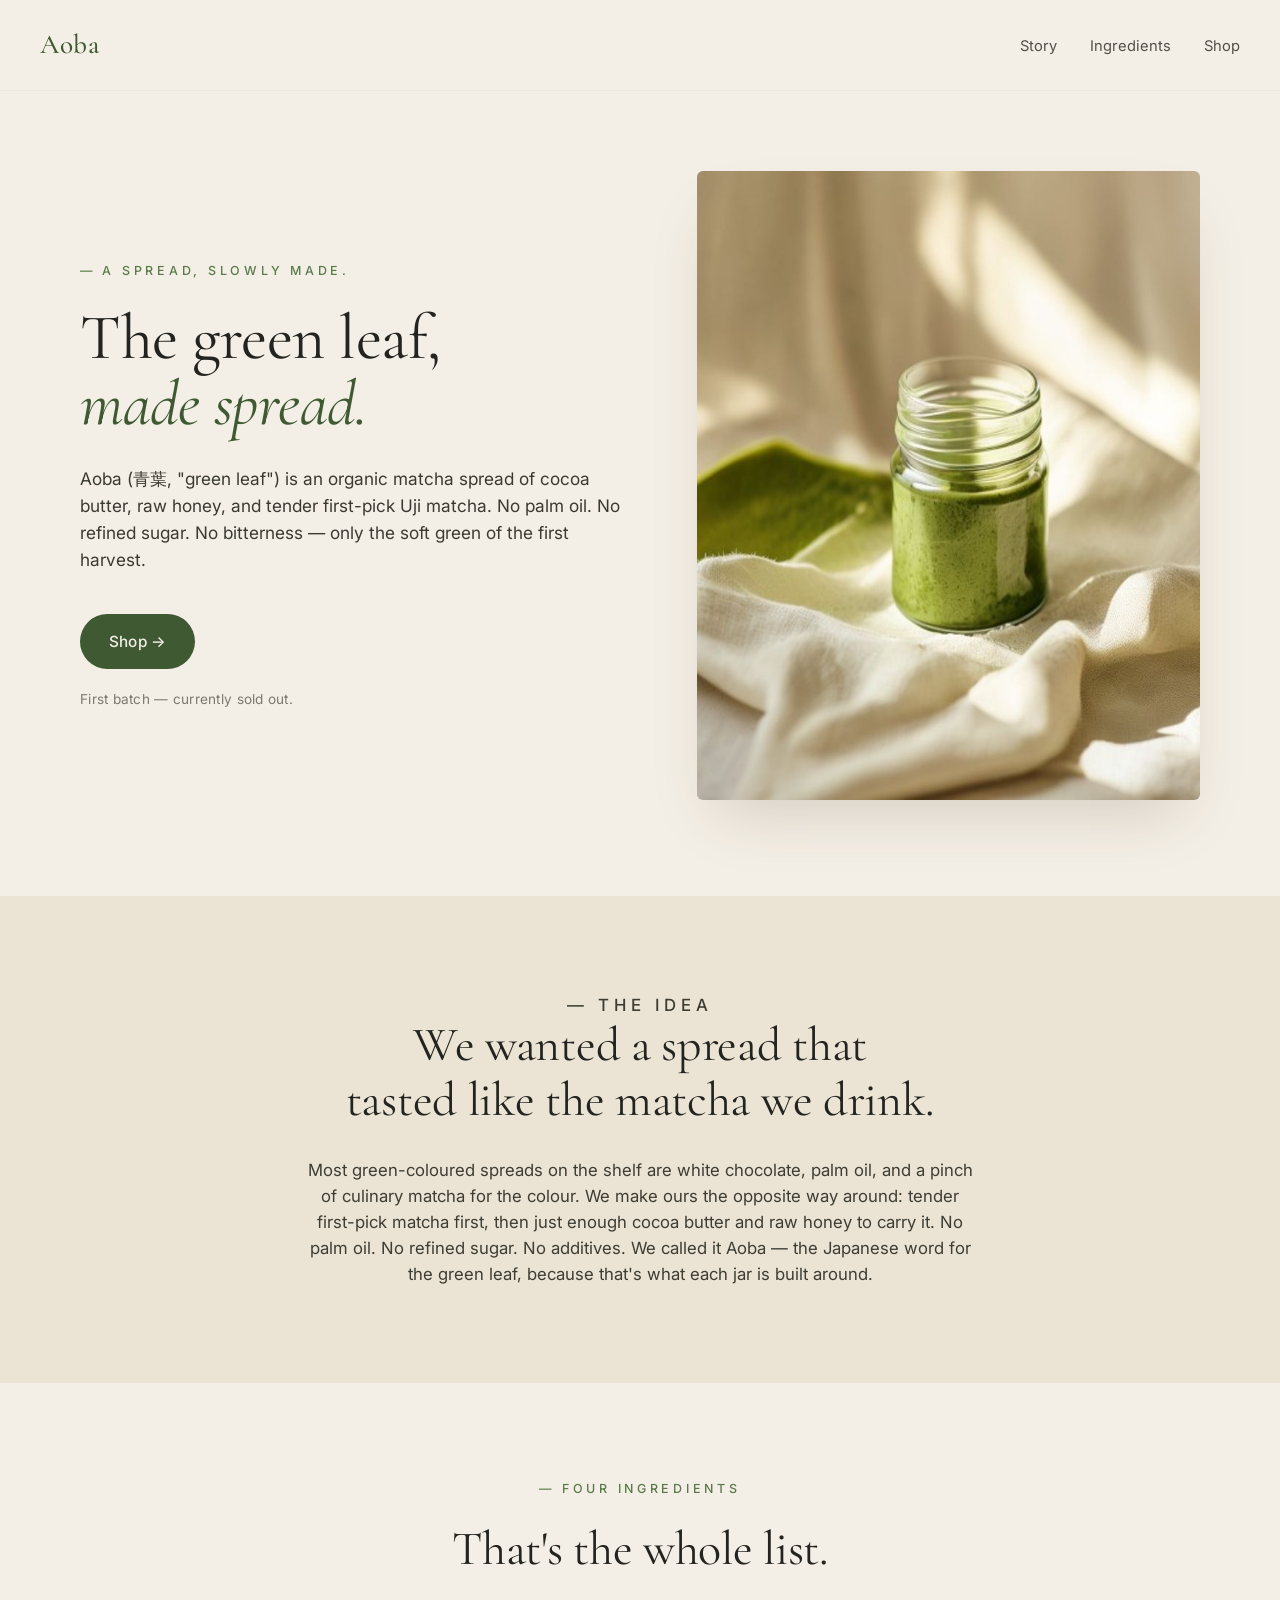
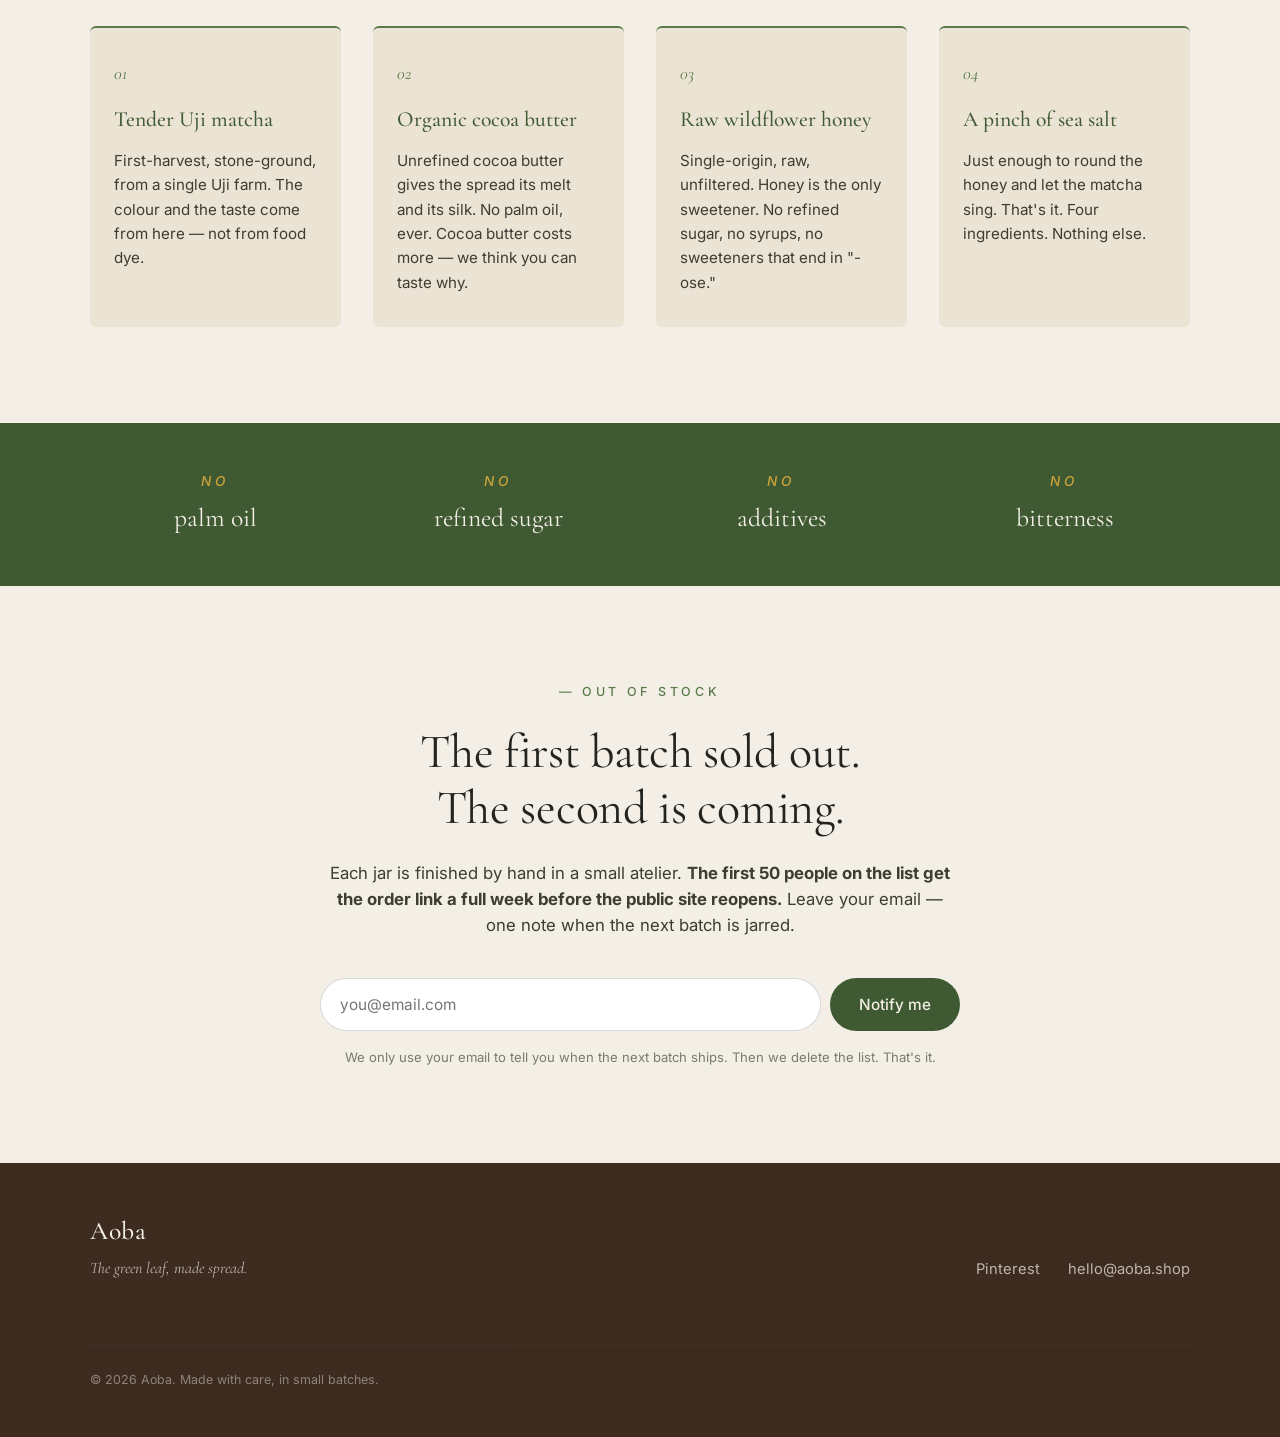
<file: index.html>
<!doctype html>
<html lang="en">
<head>
<meta charset="utf-8">
<meta name="viewport" content="width=device-width,initial-scale=1">
<title>Aoba — the green leaf, made spread</title>
<meta name="description" content="Aoba is an organic matcha spread made with cocoa butter, raw honey, and tender first-pick Uji matcha. No palm oil. No refined sugar. No bitterness.">
<meta property="og:title" content="Aoba — the green leaf, made spread">
<meta property="og:description" content="An organic matcha spread that tastes like white chocolate. Cocoa butter, raw honey, tender Uji matcha. No palm oil, no refined sugar, no bitterness.">
<meta property="og:type" content="website">
<meta property="og:image" content="img/hero-jar.jpg">
<meta name="twitter:card" content="summary_large_image">
<link rel="preconnect" href="https://fonts.googleapis.com">
<link rel="preconnect" href="https://fonts.gstatic.com" crossorigin>
<link rel="stylesheet" href="https://fonts.googleapis.com/css2?family=Cormorant+Garamond:wght@300;400;500&family=Inter:wght@300;400;500;600&display=swap">
<link rel="stylesheet" href="style.css">
<link rel="icon" type="image/svg+xml" href="favicon.svg">
<link rel="canonical" href="https://www.cochoy.fr/aoba/">
<script type="application/ld+json">
{
  "@context": "https://schema.org/",
  "@type": "Organization",
  "name": "Aoba",
  "alternateName": "Aoba — the green leaf, made spread",
  "url": "https://www.cochoy.fr/aoba/",
  "logo": "https://www.cochoy.fr/aoba/img/profile.jpg",
  "sameAs": ["https://www.pinterest.com/jeremycochoyaoba/aoba-matcha-spread/"],
  "description": "Aoba is an organic matcha spread of cocoa butter, raw wildflower honey, tender first-pick Uji matcha, and a pinch of sea salt. No palm oil, no refined sugar, no additives."
}
</script>
</head>
<body>

<header class="nav">
  <a class="brand" href="/">Aoba</a>
  <nav>
    <a href="#story">Story</a>
    <a href="#ingredients">Ingredients</a>
    <a href="shop.html">Shop</a>
  </nav>
</header>

<section class="hero">
  <div class="hero-text">
    <p class="eyebrow">— A spread, slowly made.</p>
    <h1>The green leaf,<br><em>made spread.</em></h1>
    <p class="lede">Aoba (青葉, "green leaf") is an organic matcha spread of cocoa butter, raw honey, and tender first-pick Uji matcha. No palm oil. No refined sugar. No bitterness — only the soft green of the first harvest.</p>
    <a class="cta" href="shop.html">Shop →</a>
    <p class="stockline">First batch — currently sold out.</p>
  </div>
  <div class="hero-image">
    <img src="img/hero-jar.jpg" alt="An open jar of Aoba matcha spread, soft green, on a cream cloth.">
  </div>
</section>

<section id="story" class="story">
  <div class="story-inner">
    <p class="eyebrow centered">— The idea</p>
    <h2>We wanted a spread that<br>tasted like the matcha we drink.</h2>
    <p>Most green-coloured spreads on the shelf are white chocolate, palm oil, and a pinch of culinary matcha for the colour. We make ours the opposite way around: tender first-pick matcha first, then just enough cocoa butter and raw honey to carry it. No palm oil. No refined sugar. No additives. We called it Aoba — the Japanese word for the green leaf, because that's what each jar is built around.</p>
  </div>
</section>

<section id="ingredients" class="ingredients">
  <div class="ingredients-inner">
    <p class="eyebrow centered">— Four ingredients</p>
    <h2>That's the whole list.</h2>
    <div class="ing-grid">
      <div class="ing">
        <div class="ing-num">01</div>
        <h3>Tender Uji matcha</h3>
        <p>First-harvest, stone-ground, from a single Uji farm. The colour and the taste come from here — not from food dye.</p>
      </div>
      <div class="ing">
        <div class="ing-num">02</div>
        <h3>Organic cocoa butter</h3>
        <p>Unrefined cocoa butter gives the spread its melt and its silk. No palm oil, ever. Cocoa butter costs more — we think you can taste why.</p>
      </div>
      <div class="ing">
        <div class="ing-num">03</div>
        <h3>Raw wildflower honey</h3>
        <p>Single-origin, raw, unfiltered. Honey is the only sweetener. No refined sugar, no syrups, no sweeteners that end in "-ose."</p>
      </div>
      <div class="ing">
        <div class="ing-num">04</div>
        <h3>A pinch of sea salt</h3>
        <p>Just enough to round the honey and let the matcha sing. That's it. Four ingredients. Nothing else.</p>
      </div>
    </div>
  </div>
</section>

<section class="callouts">
  <div class="callouts-inner">
    <div class="callout"><span>No</span> palm oil</div>
    <div class="callout"><span>No</span> refined sugar</div>
    <div class="callout"><span>No</span> additives</div>
    <div class="callout"><span>No</span> bitterness</div>
  </div>
</section>

<section id="notify" class="notify">
  <div class="notify-inner">
    <p class="eyebrow centered">— Out of stock</p>
    <h2>The first batch sold out.<br>The second is coming.</h2>
    <p class="notify-lede">Each jar is finished by hand in a small atelier. <strong>The first 50 people on the list get the order link a full week before the public site reopens.</strong> Leave your email — one note when the next batch is jarred.</p>

    <form id="notify-form" action="https://formsubmit.co/07ecd00f53dd1c98a5a12493fbe01c0a" method="POST" class="notify-form">
      <input type="hidden" name="_subject" value="Aoba — new stock notification signup">
      <input type="hidden" name="_template" value="table">
      <input type="hidden" name="_captcha" value="false">
      <input type="hidden" name="_next" value="https://www.cochoy.fr/aoba/thanks.html">
      <input type="hidden" name="source" value="landing">
      <label for="email" class="sr-only">Email address</label>
      <input id="email" name="email" type="email" required placeholder="you@email.com" autocomplete="email">
      <button type="submit">Notify me</button>
    </form>
    <p class="finepriv">We only use your email to tell you when the next batch ships. Then we delete the list. That's it.</p>
  </div>
</section>

<footer>
  <div class="footer-inner">
    <div>
      <p class="brand">Aoba</p>
      <p class="tag">The green leaf, made spread.</p>
    </div>
    <div class="links">
      <a href="https://www.pinterest.com/jeremycochoyaoba/aoba-matcha-spread/" rel="noopener" target="_blank">Pinterest</a>
      <a href="mailto:hello@aoba.shop">hello@aoba.shop</a>
    </div>
    <p class="copy">© 2026 Aoba. Made with care, in small batches.</p>
  </div>
</footer>

<script>
  document.getElementById('notify-form').addEventListener('submit', function(e){
    var btn = this.querySelector('button');
    btn.textContent = 'Sending…';
    btn.disabled = true;
  });
</script>
</body>
</html>
</file>
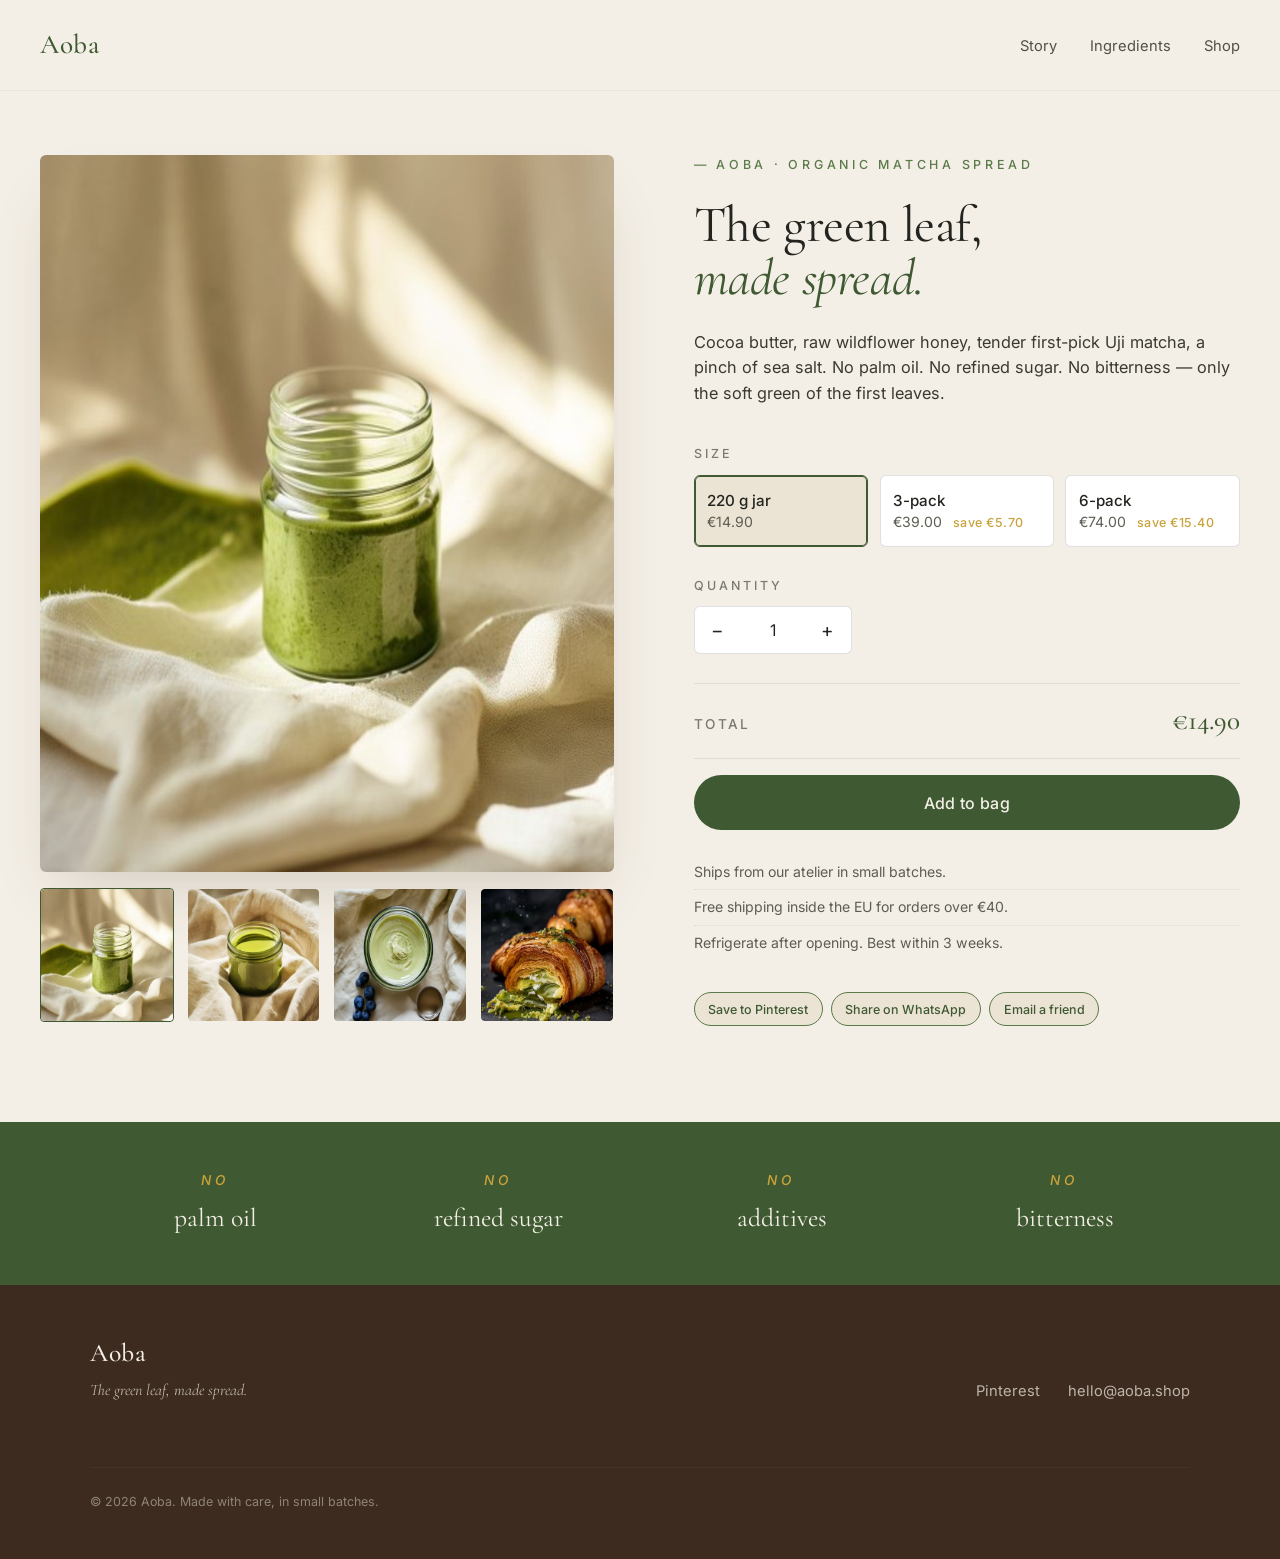
<file: shop.html>
<!doctype html>
<html lang="en">
<head>
<meta charset="utf-8">
<meta name="viewport" content="width=device-width,initial-scale=1">
<title>Shop — Aoba</title>
<meta name="description" content="Aoba — organic matcha spread. Cocoa butter, raw honey, tender first-pick Uji matcha. 220g jars in single, 3-pack, and 6-pack.">
<meta property="og:title" content="Shop Aoba — organic matcha spread">
<meta property="og:image" content="img/hero-jar.jpg">
<link rel="preconnect" href="https://fonts.googleapis.com">
<link rel="preconnect" href="https://fonts.gstatic.com" crossorigin>
<link rel="stylesheet" href="https://fonts.googleapis.com/css2?family=Cormorant+Garamond:wght@300;400;500&family=Inter:wght@300;400;500;600&display=swap">
<link rel="stylesheet" href="style.css">
<link rel="icon" type="image/svg+xml" href="favicon.svg">
<script type="application/ld+json">
{
  "@context": "https://schema.org/",
  "@type": "Product",
  "name": "Aoba — organic matcha spread",
  "image": ["https://www.cochoy.fr/aoba/img/hero-jar.jpg"],
  "description": "Aoba is an organic matcha spread of cocoa butter, raw wildflower honey, tender first-pick Uji matcha, and a pinch of sea salt. No palm oil, no refined sugar, no additives.",
  "brand": {"@type":"Brand","name":"Aoba"},
  "sku": "aoba-220g-jar",
  "offers": [
    {"@type":"Offer","sku":"aoba-220g-single","price":"14.90","priceCurrency":"EUR","availability":"https://schema.org/OutOfStock"},
    {"@type":"Offer","sku":"aoba-220g-3pack","price":"39.00","priceCurrency":"EUR","availability":"https://schema.org/OutOfStock"},
    {"@type":"Offer","sku":"aoba-220g-6pack","price":"74.00","priceCurrency":"EUR","availability":"https://schema.org/OutOfStock"}
  ]
}
</script>
</head>
<body>

<header class="nav">
  <a class="brand" href="/aoba/">Aoba</a>
  <nav>
    <a href="/aoba/#story">Story</a>
    <a href="/aoba/#ingredients">Ingredients</a>
    <a href="/aoba/shop.html" aria-current="page">Shop</a>
  </nav>
</header>

<main class="shop">
  <section class="shop-gallery">
    <img class="shop-main" id="shop-main" src="img/hero-jar.jpg" alt="A jar of Aoba matcha spread.">
    <div class="shop-thumbs">
      <button data-img="img/hero-jar.jpg" class="active" aria-label="View hero shot"><img src="img/hero-jar.jpg" alt=""></button>
      <button data-img="img/grid-1.jpg" aria-label="View jar detail"><img src="img/grid-1.jpg" alt=""></button>
      <button data-img="img/grid-3.jpg" aria-label="View spoon detail"><img src="img/grid-3.jpg" alt=""></button>
      <button data-img="img/t-e-croissant.jpg" aria-label="View on croissant"><img src="img/t-e-croissant.jpg" alt=""></button>
    </div>
  </section>

  <section class="shop-detail">
    <p class="eyebrow">— Aoba · organic matcha spread</p>
    <h1>The green leaf,<br><em>made spread.</em></h1>
    <p class="shop-blurb">Cocoa butter, raw wildflower honey, tender first-pick Uji matcha, a pinch of sea salt. No palm oil. No refined sugar. No bitterness — only the soft green of the first leaves.</p>

    <div class="shop-row">
      <label class="shop-label">Size</label>
      <div class="size-options" id="size-options">
        <button type="button" class="size-btn active" data-sku="single" data-price="14.90">
          <span class="size-name">220 g jar</span>
          <span class="size-price">€14.90</span>
        </button>
        <button type="button" class="size-btn" data-sku="threepack" data-price="39.00">
          <span class="size-name">3-pack</span>
          <span class="size-price">€39.00 <em>save €5.70</em></span>
        </button>
        <button type="button" class="size-btn" data-sku="sixpack" data-price="74.00">
          <span class="size-name">6-pack</span>
          <span class="size-price">€74.00 <em>save €15.40</em></span>
        </button>
      </div>
    </div>

    <div class="shop-row">
      <label class="shop-label" for="qty">Quantity</label>
      <div class="qty-controls">
        <button type="button" class="qty-btn" id="qty-minus" aria-label="Decrease quantity">−</button>
        <input type="number" id="qty" value="1" min="1" max="10" inputmode="numeric">
        <button type="button" class="qty-btn" id="qty-plus" aria-label="Increase quantity">+</button>
      </div>
    </div>

    <div class="shop-row total-row">
      <span class="total-label">Total</span>
      <span class="total-price" id="total">€14.90</span>
    </div>

    <button type="button" class="shop-cta" id="add-to-bag">Add to bag</button>

    <ul class="shop-meta">
      <li>Ships from our atelier in small batches.</li>
      <li>Free shipping inside the EU for orders over €40.</li>
      <li>Refrigerate after opening. Best within 3 weeks.</li>
    </ul>

    <div class="shop-share">
      <a class="share-btn" href="https://www.pinterest.com/pin/create/button/?url=https%3A%2F%2Fwww.cochoy.fr%2Faoba%2Fshop.html&media=https%3A%2F%2Fwww.cochoy.fr%2Faoba%2Fimg%2Fhero-jar.jpg&description=Aoba%20%E2%80%94%20organic%20matcha%20spread%20without%20palm%20oil" target="_blank" rel="noopener">Save to Pinterest</a>
      <a class="share-btn" href="https://wa.me/?text=Aoba%20%E2%80%94%20organic%20matcha%20spread%20without%20palm%20oil%3A%20https%3A%2F%2Fwww.cochoy.fr%2Faoba%2F" target="_blank" rel="noopener">Share on WhatsApp</a>
      <a class="share-btn" href="mailto:?subject=Aoba%20%E2%80%94%20organic%20matcha%20spread&body=Found%20this%2C%20thought%20of%20you.%20Aoba%20is%20a%20matcha%20spread%20made%20with%20cocoa%20butter%20and%20honey%2C%20no%20palm%20oil.%20The%20first%20batch%20sold%20out%20but%20there%27s%20a%20notify%20list%3A%20https%3A%2F%2Fwww.cochoy.fr%2Faoba%2F">Email a friend</a>
    </div>
  </section>
</main>

<section class="shop-callouts">
  <div class="callouts-inner">
    <div class="callout"><span>No</span> palm oil</div>
    <div class="callout"><span>No</span> refined sugar</div>
    <div class="callout"><span>No</span> additives</div>
    <div class="callout"><span>No</span> bitterness</div>
  </div>
</section>

<!-- Out-of-stock modal — opens on Add-to-bag click -->
<div class="modal" id="oos-modal" hidden role="dialog" aria-modal="true" aria-labelledby="oos-title">
  <div class="modal-backdrop" data-close></div>
  <div class="modal-card">
    <button class="modal-close" data-close aria-label="Close">×</button>
    <p class="eyebrow centered">— Sorry</p>
    <h2 id="oos-title">We're temporarily out of stock.</h2>
    <p class="modal-lede">The first batch sold out faster than we planned for. The second is in production — we're waiting on a delivery of single-origin honey, and we'd rather wait than swap it.</p>
    <p class="modal-lede"><strong>The first 50 people on the list ship first.</strong> Batch 2 is small. Drop your email and you'll get the order link a full week before the public site reopens. One email — that's it.</p>

    <form id="oos-form" action="https://formsubmit.co/07ecd00f53dd1c98a5a12493fbe01c0a" method="POST" class="modal-form">
      <input type="hidden" name="_subject" value="Aoba — out-of-stock notify signup">
      <input type="hidden" name="_template" value="table">
      <input type="hidden" name="_captcha" value="false">
      <input type="hidden" name="_next" value="https://www.cochoy.fr/aoba/thanks.html">
      <input type="hidden" name="source" value="shop-out-of-stock">
      <input type="hidden" name="sku" id="form-sku" value="single">
      <input type="hidden" name="qty" id="form-qty" value="1">
      <label for="oos-email" class="sr-only">Email address</label>
      <input id="oos-email" name="email" type="email" required placeholder="you@email.com" autocomplete="email">
      <button type="submit">Notify me</button>
    </form>
    <p class="finepriv">We only use your email to tell you when the next batch ships. Then we delete the list.</p>
  </div>
</div>

<footer>
  <div class="footer-inner">
    <div>
      <p class="brand">Aoba</p>
      <p class="tag">The green leaf, made spread.</p>
    </div>
    <div class="links">
      <a href="https://www.pinterest.com/jeremycochoyaoba/aoba-matcha-spread/" rel="noopener" target="_blank">Pinterest</a>
      <a href="mailto:hello@aoba.shop">hello@aoba.shop</a>
    </div>
    <p class="copy">© 2026 Aoba. Made with care, in small batches.</p>
  </div>
</footer>

<script>
(function(){
  const sizeBtns = document.querySelectorAll('.size-btn');
  const qty = document.getElementById('qty');
  const qtyMinus = document.getElementById('qty-minus');
  const qtyPlus = document.getElementById('qty-plus');
  const totalEl = document.getElementById('total');
  const addBtn = document.getElementById('add-to-bag');
  const modal = document.getElementById('oos-modal');
  const formSku = document.getElementById('form-sku');
  const formQty = document.getElementById('form-qty');
  const oosForm = document.getElementById('oos-form');
  const thumbs = document.querySelectorAll('.shop-thumbs button');
  const mainImg = document.getElementById('shop-main');

  let currentSku = 'single';
  let currentPrice = 14.90;

  function updateTotal(){
    const n = Math.max(1, Math.min(10, parseInt(qty.value, 10) || 1));
    qty.value = n;
    totalEl.textContent = '€' + (currentPrice * n).toFixed(2);
  }
  function selectSize(btn){
    sizeBtns.forEach(b => b.classList.remove('active'));
    btn.classList.add('active');
    currentSku = btn.dataset.sku;
    currentPrice = parseFloat(btn.dataset.price);
    updateTotal();
  }
  sizeBtns.forEach(b => b.addEventListener('click', () => selectSize(b)));
  qtyMinus.addEventListener('click', () => { qty.value = Math.max(1, (parseInt(qty.value,10)||1) - 1); updateTotal(); });
  qtyPlus.addEventListener('click', () => { qty.value = Math.min(10, (parseInt(qty.value,10)||1) + 1); updateTotal(); });
  qty.addEventListener('input', updateTotal);

  function openModal(){
    formSku.value = currentSku;
    formQty.value = qty.value;
    modal.hidden = false;
    document.body.style.overflow = 'hidden';
    setTimeout(() => document.getElementById('oos-email').focus(), 100);
  }
  function closeModal(){
    modal.hidden = true;
    document.body.style.overflow = '';
  }
  addBtn.addEventListener('click', openModal);
  modal.querySelectorAll('[data-close]').forEach(el => el.addEventListener('click', closeModal));
  document.addEventListener('keydown', (e) => { if (e.key === 'Escape' && !modal.hidden) closeModal(); });

  oosForm.addEventListener('submit', function(){
    const btn = this.querySelector('button[type=submit]');
    btn.textContent = 'Sending…';
    btn.disabled = true;
  });

  thumbs.forEach(t => t.addEventListener('click', function(){
    thumbs.forEach(x => x.classList.remove('active'));
    this.classList.add('active');
    mainImg.src = this.dataset.img;
  }));
})();
</script>
</body>
</html>
</file>
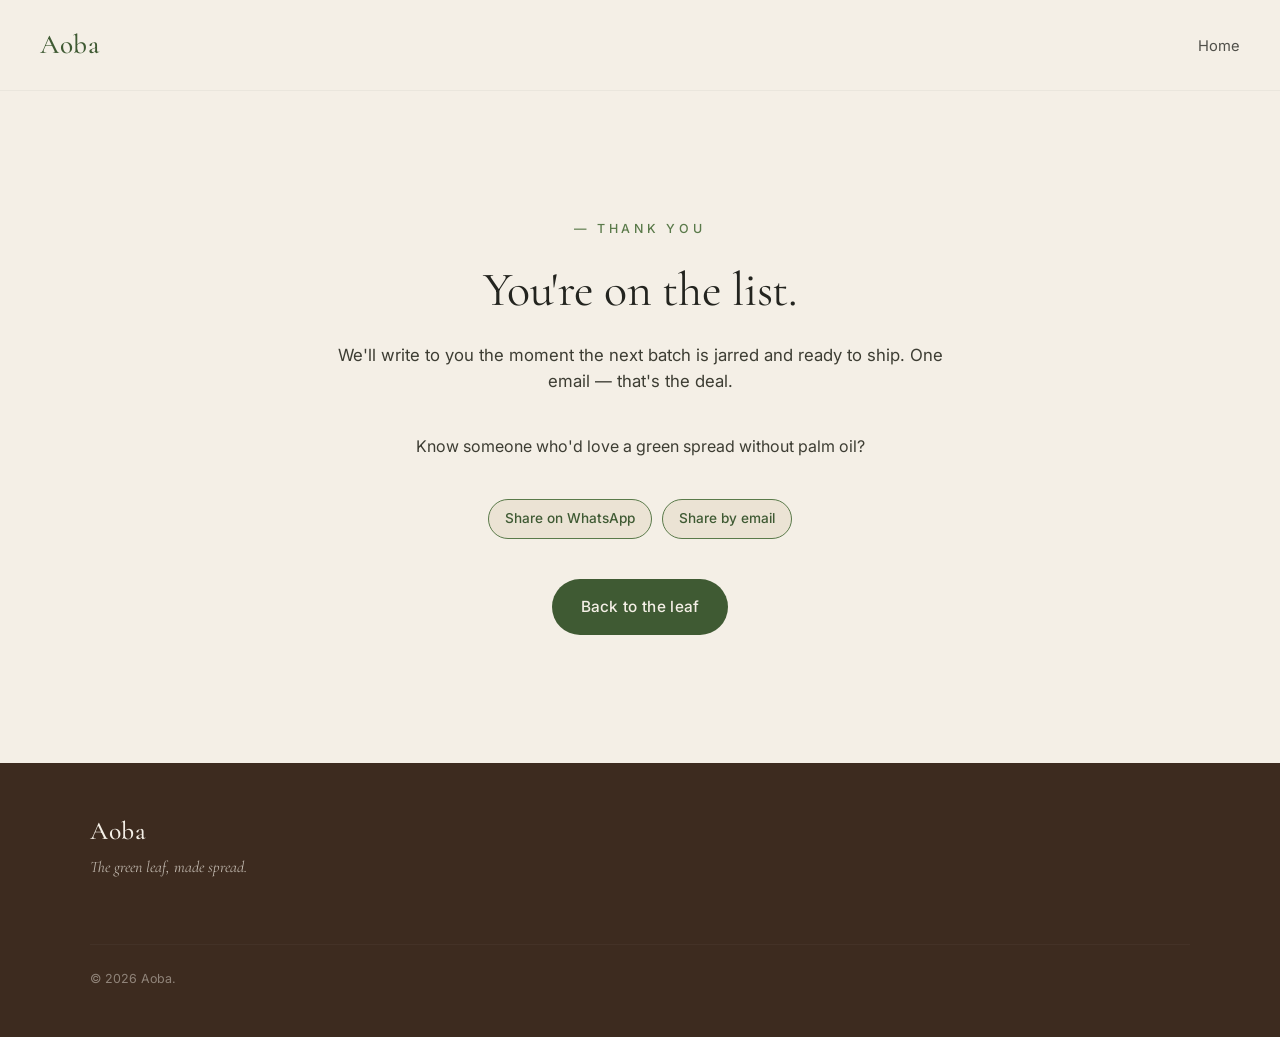
<file: thanks.html>
<!doctype html>
<html lang="en">
<head>
<meta charset="utf-8">
<meta name="viewport" content="width=device-width,initial-scale=1">
<title>Thank you — Aoba</title>
<link rel="preconnect" href="https://fonts.googleapis.com">
<link rel="preconnect" href="https://fonts.gstatic.com" crossorigin>
<link rel="stylesheet" href="https://fonts.googleapis.com/css2?family=Cormorant+Garamond:wght@300;400;500&family=Inter:wght@300;400;500&display=swap">
<link rel="stylesheet" href="style.css">
<link rel="icon" type="image/svg+xml" href="favicon.svg">
</head>
<body>

<header class="nav">
  <a class="brand" href="/">Aoba</a>
  <nav>
    <a href="/">Home</a>
  </nav>
</header>

<section class="notify" style="padding:8rem 2.5rem;min-height:60vh;">
  <div class="notify-inner">
    <p class="eyebrow centered">— Thank you</p>
    <h2>You're on the list.</h2>
    <p class="notify-lede">We'll write to you the moment the next batch is jarred and ready to ship. One email — that's the deal.</p>
    <p class="notify-lede" style="margin-top:2rem;font-size:1rem;">Know someone who'd love a green spread without palm oil?</p>
    <div style="margin-top:1rem;display:flex;gap:.6rem;justify-content:center;flex-wrap:wrap;">
      <a class="share-btn" href="https://wa.me/?text=Aoba%20%E2%80%94%20an%20organic%20matcha%20spread%20without%20palm%20oil.%20The%20first%20batch%20sold%20out%2C%20but%20you%20can%20get%20on%20the%20list%3A%20https%3A%2F%2Fwww.cochoy.fr%2Faoba%2F" target="_blank" rel="noopener">Share on WhatsApp</a>
      <a class="share-btn" href="mailto:?subject=Aoba%20%E2%80%94%20organic%20matcha%20spread&body=Found%20this%2C%20thought%20of%20you.%20Aoba%20is%20a%20matcha%20spread%20made%20with%20cocoa%20butter%20and%20honey%2C%20no%20palm%20oil.%20The%20first%20batch%20sold%20out%20but%20there%27s%20a%20notify%20list%3A%0A%0Ahttps%3A%2F%2Fwww.cochoy.fr%2Faoba%2F">Share by email</a>
    </div>
    <p style="margin-top:2.5rem"><a class="cta" href="/aoba/">Back to the leaf</a></p>
  </div>
</section>

<footer>
  <div class="footer-inner">
    <div>
      <p class="brand">Aoba</p>
      <p class="tag">The green leaf, made spread.</p>
    </div>
    <p class="copy">© 2026 Aoba.</p>
  </div>
</footer>

</body>
</html>
</file>
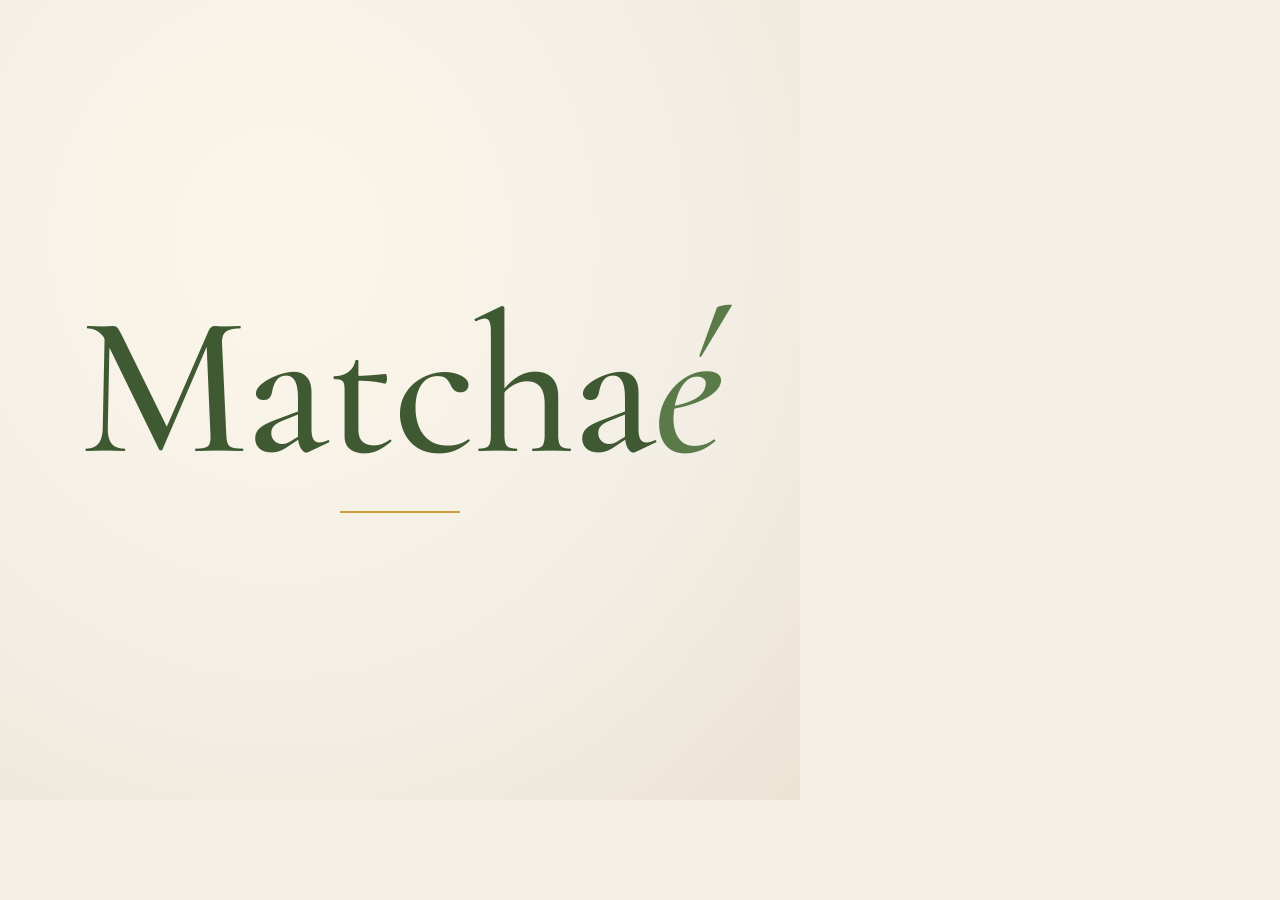
<file: scripts/profile.html>
<!doctype html>
<html><head><meta charset="utf-8">
<link href="https://fonts.googleapis.com/css2?family=Cormorant+Garamond:wght@500&display=swap" rel="stylesheet">
<style>
  html,body{margin:0;padding:0;background:#F4EFE6;}
  .frame{
    width:800px;height:800px;display:flex;align-items:center;justify-content:center;
    background:radial-gradient(ellipse at 35% 30%, #FCF6E9 0%, #F4EFE6 55%, #EBE3D4 100%);
  }
  .wordmark{
    font-family:'Cormorant Garamond',Georgia,serif;
    font-weight:500;
    font-size:200px;
    color:#3F5A33;
    letter-spacing:-2px;
    line-height:1;
  }
  .accent{color:#5A7A4A;font-style:italic;}
  .underline{
    display:block;width:120px;height:2px;background:#C9A23B;margin:24px auto 0;
  }
</style>
</head>
<body>
<div class="frame">
  <div>
    <div class="wordmark">Matcha<span class="accent">é</span></div>
    <span class="underline"></span>
  </div>
</div>
</body></html>
</file>
<file: style.css>
:root{
  --green:#5A7A4A;
  --green-deep:#3F5A33;
  --cream:#F4EFE6;
  --cream-deep:#EBE3D4;
  --cocoa:#3D2B1F;
  --honey:#C9A23B;
  --ink:#23241F;
  --serif:'Cormorant Garamond', Georgia, serif;
  --sans:'Inter', -apple-system, BlinkMacSystemFont, 'Helvetica Neue', sans-serif;
}
*{box-sizing:border-box;margin:0;padding:0}
html,body{background:var(--cream);color:var(--ink);font-family:var(--sans);font-weight:400;line-height:1.55;-webkit-font-smoothing:antialiased;}
img{max-width:100%;display:block}
a{color:var(--ink);text-decoration:none}
.sr-only{position:absolute;width:1px;height:1px;padding:0;margin:-1px;overflow:hidden;clip:rect(0,0,0,0);white-space:nowrap;border:0}

/* NAV */
.nav{display:flex;justify-content:space-between;align-items:center;padding:1.5rem 2.5rem;position:sticky;top:0;background:var(--cream);z-index:10;border-bottom:1px solid rgba(0,0,0,.04)}
.brand{font-family:var(--serif);font-weight:500;font-size:1.7rem;letter-spacing:.5px}
.brand{color:var(--green-deep)}
.brand .accent{color:var(--green);font-style:italic}
.nav nav a{margin-left:1.8rem;font-size:.92rem;font-weight:400;color:var(--ink);opacity:.78}
.nav nav a:hover{opacity:1;color:var(--green-deep)}

/* HERO */
.hero{display:grid;grid-template-columns:1.1fr 1fr;gap:4rem;padding:5rem 2.5rem 6rem;max-width:1200px;margin:0 auto;align-items:center}
.eyebrow{text-transform:uppercase;font-size:.78rem;letter-spacing:.3em;color:var(--green);font-weight:500;margin-bottom:1.5rem}
.eyebrow.centered{text-align:center}
.hero h1{font-family:var(--serif);font-weight:400;font-size:clamp(2.4rem,5vw,4.2rem);line-height:1.04;letter-spacing:-.5px;margin-bottom:1.8rem}
.hero h1 em{font-style:italic;color:var(--green-deep)}
.lede{font-size:1.08rem;max-width:34rem;margin-bottom:2.5rem;color:#3a3a32}
.cta{display:inline-block;background:var(--green-deep);color:var(--cream);padding:1rem 1.8rem;border-radius:999px;font-weight:500;font-size:.96rem;letter-spacing:.02em;transition:background .2s}
.cta:hover{background:var(--green)}
.stockline{margin-top:1.2rem;font-size:.85rem;color:#7a7a70;letter-spacing:.02em}
.hero-image img{border-radius:6px;box-shadow:0 30px 60px -20px rgba(60,40,20,.18);aspect-ratio:4/5;object-fit:cover;background:var(--cream-deep)}

/* STORY */
.story{background:var(--cream-deep);padding:6rem 2.5rem}
.story-inner{max-width:780px;margin:0 auto;text-align:center}
.story h2, .ingredients h2, .notify h2{font-family:var(--serif);font-weight:400;font-size:clamp(1.9rem,4vw,3rem);line-height:1.15;margin-bottom:1.8rem;letter-spacing:-.3px}
.story p, .notify-lede{font-size:1.05rem;color:#3d3d33;max-width:42rem;margin:0 auto}

/* INGREDIENTS */
.ingredients{padding:6rem 2.5rem;}
.ingredients-inner{max-width:1100px;margin:0 auto;text-align:center}
.ing-grid{display:grid;grid-template-columns:repeat(4,1fr);gap:2rem;margin-top:3rem;text-align:left}
.ing{padding:2rem 1.5rem;background:var(--cream-deep);border-radius:6px;border-top:2px solid var(--green)}
.ing-num{font-family:var(--serif);font-style:italic;font-size:1.1rem;color:var(--green);margin-bottom:1rem}
.ing h3{font-family:var(--serif);font-size:1.35rem;font-weight:500;margin-bottom:.8rem;color:var(--green-deep)}
.ing p{font-size:.95rem;color:#3d3d33;line-height:1.6}

/* CALLOUTS */
.callouts{background:var(--green-deep);color:var(--cream);padding:3rem 2.5rem}
.callouts-inner{max-width:1100px;margin:0 auto;display:grid;grid-template-columns:repeat(4,1fr);gap:2rem;text-align:center}
.callout{font-family:var(--serif);font-size:1.6rem;font-weight:400}
.callout span{color:var(--honey);font-style:italic;display:block;font-size:.85rem;letter-spacing:.3em;text-transform:uppercase;margin-bottom:.4rem;font-family:var(--sans);font-weight:500}

/* NOTIFY */
.notify{padding:6rem 2.5rem;background:var(--cream)}
.notify-inner{max-width:640px;margin:0 auto;text-align:center}
.notify h2{margin-bottom:1.5rem}
.notify-lede{margin-bottom:2.5rem}
.notify-form{display:flex;gap:.6rem;justify-content:center;flex-wrap:wrap;margin-bottom:1rem}
.notify-form input[type=email]{flex:1;min-width:260px;padding:1rem 1.2rem;border:1px solid rgba(0,0,0,.15);border-radius:999px;font-family:var(--sans);font-size:.96rem;background:#fff}
.notify-form input[type=email]:focus{outline:none;border-color:var(--green)}
.notify-form button{background:var(--green-deep);color:var(--cream);padding:1rem 1.8rem;border-radius:999px;border:none;font-family:var(--sans);font-weight:500;font-size:.96rem;cursor:pointer;transition:background .2s}
.notify-form button:hover{background:var(--green)}
.notify-form button:disabled{opacity:.6}
.finepriv{font-size:.82rem;color:#7a7a70;margin-top:1rem}

/* FOOTER */
footer{background:var(--cocoa);color:var(--cream);padding:3rem 2.5rem;margin-top:0}
.footer-inner{max-width:1100px;margin:0 auto;display:grid;grid-template-columns:1fr auto;gap:2rem;align-items:end}
footer .brand{color:var(--cream);font-size:1.6rem}
footer .brand .accent{color:var(--honey)}
footer .tag{font-family:var(--serif);font-style:italic;opacity:.7;margin-top:.3rem}
.links a{color:var(--cream);opacity:.7;margin-left:1.5rem;font-size:.92rem}
.links a:hover{opacity:1;color:var(--honey)}
.copy{grid-column:1/-1;font-size:.78rem;opacity:.45;margin-top:2rem;border-top:1px solid rgba(255,255,255,.08);padding-top:1.5rem}

/* RESPONSIVE */
@media (max-width:840px){
  .nav{padding:1rem 1.5rem}
  .nav nav a{margin-left:1rem;font-size:.85rem}
  .hero{grid-template-columns:1fr;gap:2.5rem;padding:3rem 1.5rem 4rem}
  .hero-image{order:-1}
  .hero-image img{aspect-ratio:5/4;max-width:480px;margin:0 auto}
  .story, .ingredients, .notify{padding:4rem 1.5rem}
  .ing-grid, .callouts-inner{grid-template-columns:repeat(2,1fr);gap:1.2rem}
  .footer-inner{grid-template-columns:1fr;text-align:center}
  .links a{margin:0 .8rem}
}

/* ===== SHOP ===== */
.shop{display:grid;grid-template-columns:1.05fr 1fr;gap:5rem;padding:4rem 2.5rem 6rem;max-width:1280px;margin:0 auto;align-items:start}
.shop-gallery{position:sticky;top:6rem}
.shop-main{width:100%;border-radius:6px;background:var(--cream-deep);aspect-ratio:4/5;object-fit:cover;box-shadow:0 30px 60px -20px rgba(60,40,20,.18)}
.shop-thumbs{display:grid;grid-template-columns:repeat(4,1fr);gap:.8rem;margin-top:1rem}
.shop-thumbs button{padding:0;border:1px solid transparent;background:transparent;border-radius:4px;cursor:pointer;overflow:hidden}
.shop-thumbs button.active{border-color:var(--green-deep)}
.shop-thumbs img{width:100%;aspect-ratio:1/1;object-fit:cover;display:block;border-radius:4px}
.shop-detail h1{font-family:var(--serif);font-weight:400;font-size:clamp(2rem,4vw,3.2rem);line-height:1.05;letter-spacing:-.4px;margin-bottom:1.5rem}
.shop-detail h1 em{font-style:italic;color:var(--green-deep)}
.shop-blurb{font-size:1.02rem;color:#3a3a32;margin-bottom:2.4rem;max-width:34rem}

.shop-row{margin-bottom:1.8rem}
.shop-label{display:block;font-size:.78rem;letter-spacing:.25em;text-transform:uppercase;color:#7a7a70;font-weight:500;margin-bottom:.7rem}

.size-options{display:grid;grid-template-columns:repeat(3,1fr);gap:.7rem}
.size-btn{appearance:none;border:1px solid rgba(0,0,0,.12);background:#fff;border-radius:6px;padding:.95rem .8rem;cursor:pointer;font-family:var(--sans);text-align:left;line-height:1.25;transition:all .15s}
.size-btn:hover{border-color:var(--green)}
.size-btn.active{border-color:var(--green-deep);background:var(--cream-deep);box-shadow:inset 0 0 0 1px var(--green-deep)}
.size-name{display:block;font-weight:500;font-size:.95rem;color:var(--ink)}
.size-price{display:block;font-size:.88rem;color:#5d5d52;margin-top:.2rem}
.size-price em{color:var(--honey);font-style:normal;font-weight:500;font-size:.78rem;margin-left:.4rem;letter-spacing:.04em}

.qty-controls{display:inline-flex;align-items:center;border:1px solid rgba(0,0,0,.12);border-radius:6px;overflow:hidden;background:#fff}
.qty-btn{appearance:none;border:0;background:transparent;width:46px;height:46px;font-size:1.2rem;cursor:pointer;color:var(--ink);font-family:var(--sans)}
.qty-btn:hover{background:var(--cream-deep);color:var(--green-deep)}
.qty-controls input{border:0;width:64px;height:46px;text-align:center;font-family:var(--sans);font-size:1rem;background:transparent;color:var(--ink)}
.qty-controls input::-webkit-inner-spin-button,.qty-controls input::-webkit-outer-spin-button{-webkit-appearance:none;margin:0}

.total-row{display:flex;justify-content:space-between;align-items:baseline;padding:1rem 0;border-top:1px solid rgba(0,0,0,.08);border-bottom:1px solid rgba(0,0,0,.08);margin:1rem 0}
.total-label{font-size:.85rem;letter-spacing:.18em;text-transform:uppercase;color:#7a7a70;font-weight:500}
.total-price{font-family:var(--serif);font-size:1.7rem;color:var(--green-deep);font-weight:500}

.shop-cta{display:block;width:100%;background:var(--green-deep);color:var(--cream);padding:1.1rem 1.8rem;border-radius:999px;border:none;font-family:var(--sans);font-weight:500;font-size:1rem;letter-spacing:.02em;cursor:pointer;transition:background .2s;margin-bottom:1.5rem}
.shop-cta:hover{background:var(--green)}

.shop-meta{list-style:none;padding:0;margin:0;font-size:.88rem;color:#5d5d52}
.shop-meta li{padding:.4rem 0;border-bottom:1px dotted rgba(0,0,0,.08)}
.shop-meta li:last-child{border-bottom:none}

.shop-callouts{background:var(--green-deep);color:var(--cream);padding:3rem 2.5rem}
.shop-callouts .callouts-inner{max-width:1100px;margin:0 auto;display:grid;grid-template-columns:repeat(4,1fr);gap:2rem;text-align:center}

/* ===== MODAL ===== */
.modal{position:fixed;inset:0;z-index:50;display:flex;align-items:center;justify-content:center;padding:1.5rem}
.modal[hidden]{display:none}
.modal-backdrop{position:absolute;inset:0;background:rgba(35,36,31,.55);backdrop-filter:blur(4px)}
.modal-card{position:relative;background:var(--cream);max-width:480px;width:100%;padding:3rem 2.4rem 2.2rem;border-radius:10px;box-shadow:0 50px 100px -20px rgba(0,0,0,.4);animation:modalIn .25s ease-out}
@keyframes modalIn{from{opacity:0;transform:translateY(10px)}to{opacity:1;transform:translateY(0)}}
.modal-close{position:absolute;top:.7rem;right:1rem;background:transparent;border:0;font-size:1.8rem;color:#7a7a70;cursor:pointer;line-height:1}
.modal-close:hover{color:var(--green-deep)}
.modal h2{font-family:var(--serif);font-weight:400;font-size:clamp(1.6rem,3.5vw,2.2rem);line-height:1.15;margin:.5rem 0 1.2rem;text-align:center}
.modal-lede{text-align:center;font-size:.98rem;color:#3a3a32;margin-bottom:1rem}
.modal-form{display:flex;gap:.5rem;margin-top:1.5rem;flex-wrap:wrap}
.modal-form input[type=email]{flex:1;min-width:200px;padding:.9rem 1rem;border:1px solid rgba(0,0,0,.15);border-radius:999px;font-family:var(--sans);font-size:.95rem;background:#fff}
.modal-form input[type=email]:focus{outline:none;border-color:var(--green)}
.modal-form button{background:var(--green-deep);color:var(--cream);padding:.9rem 1.6rem;border-radius:999px;border:none;font-family:var(--sans);font-weight:500;font-size:.95rem;cursor:pointer}
.modal-form button:hover{background:var(--green)}

/* ===== SHOP responsive ===== */
@media (max-width:840px){
  .shop{grid-template-columns:1fr;gap:2rem;padding:2rem 1.5rem 4rem}
  .shop-gallery{position:static}
  .shop-callouts .callouts-inner{grid-template-columns:repeat(2,1fr);gap:1.2rem}
  .size-options{grid-template-columns:1fr;gap:.5rem}
  .size-btn{display:flex;justify-content:space-between;align-items:center;text-align:left}
  .size-price{margin-top:0}
  .modal-card{padding:2.2rem 1.5rem}
}

/* Share buttons on thanks page */
.share-btn{
  display:inline-block;
  background:var(--cream-deep);
  color:var(--green-deep);
  border:1px solid var(--green);
  padding:.55rem 1rem;
  border-radius:999px;
  font-size:.85rem;
  font-weight:500;
  text-decoration:none;
  transition:all .15s;
}
.share-btn:hover{background:var(--green-deep);color:var(--cream)}

.shop-share{margin-top:2rem;display:flex;gap:.5rem;flex-wrap:wrap;align-items:center}
.shop-share .share-btn{font-size:.78rem;padding:.4rem .85rem}
</file>
